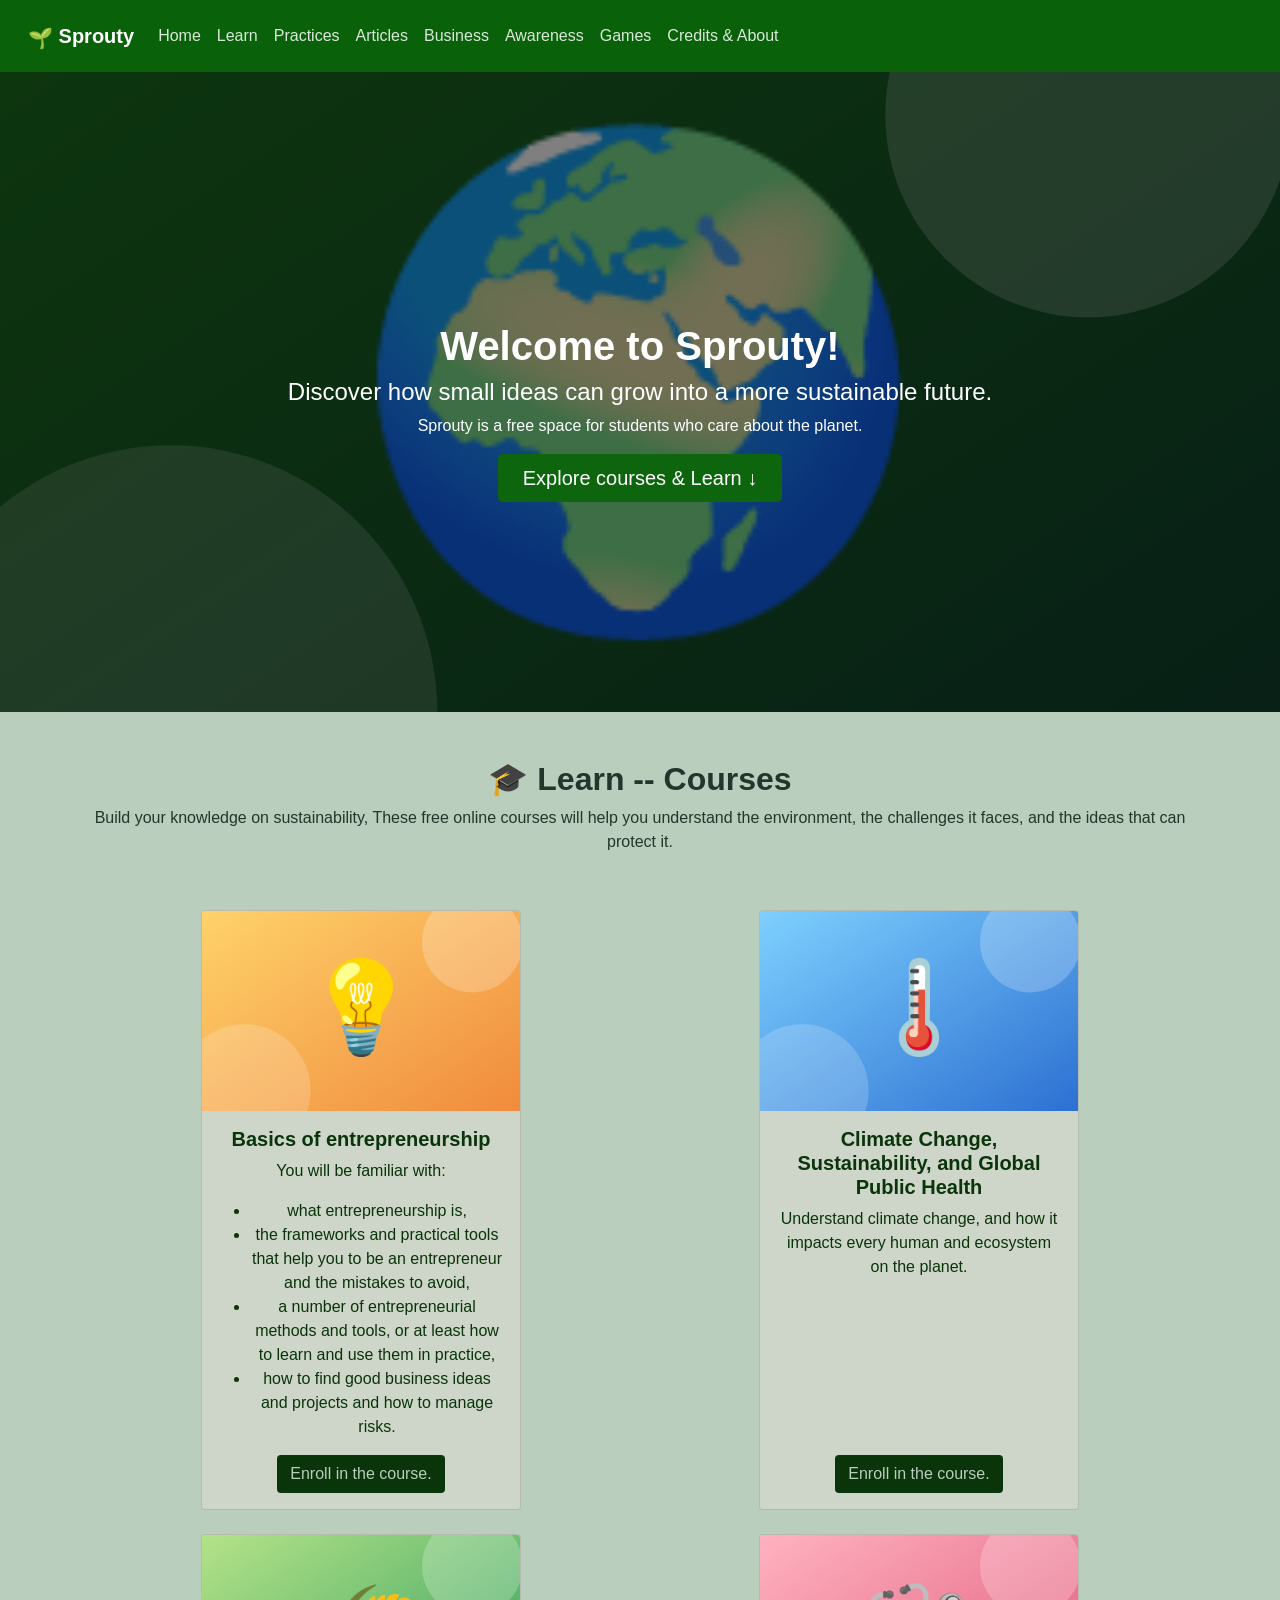
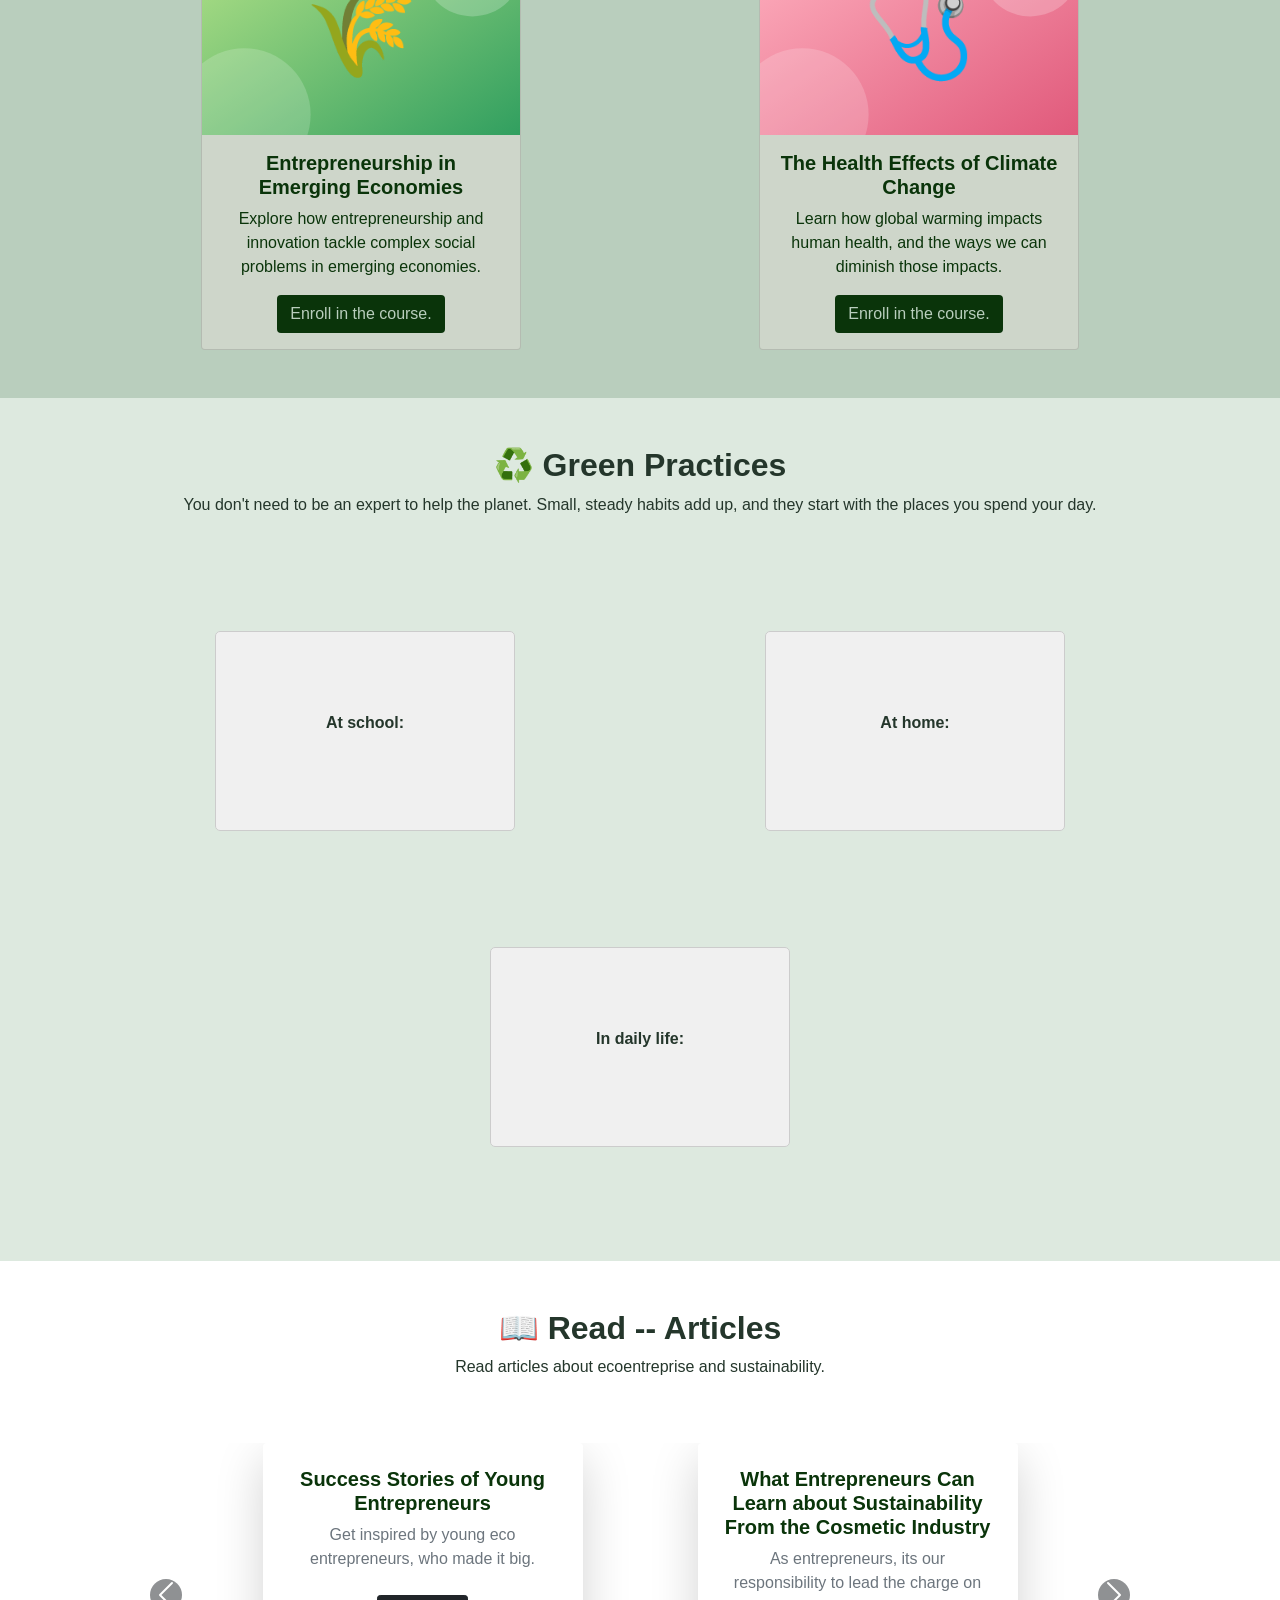
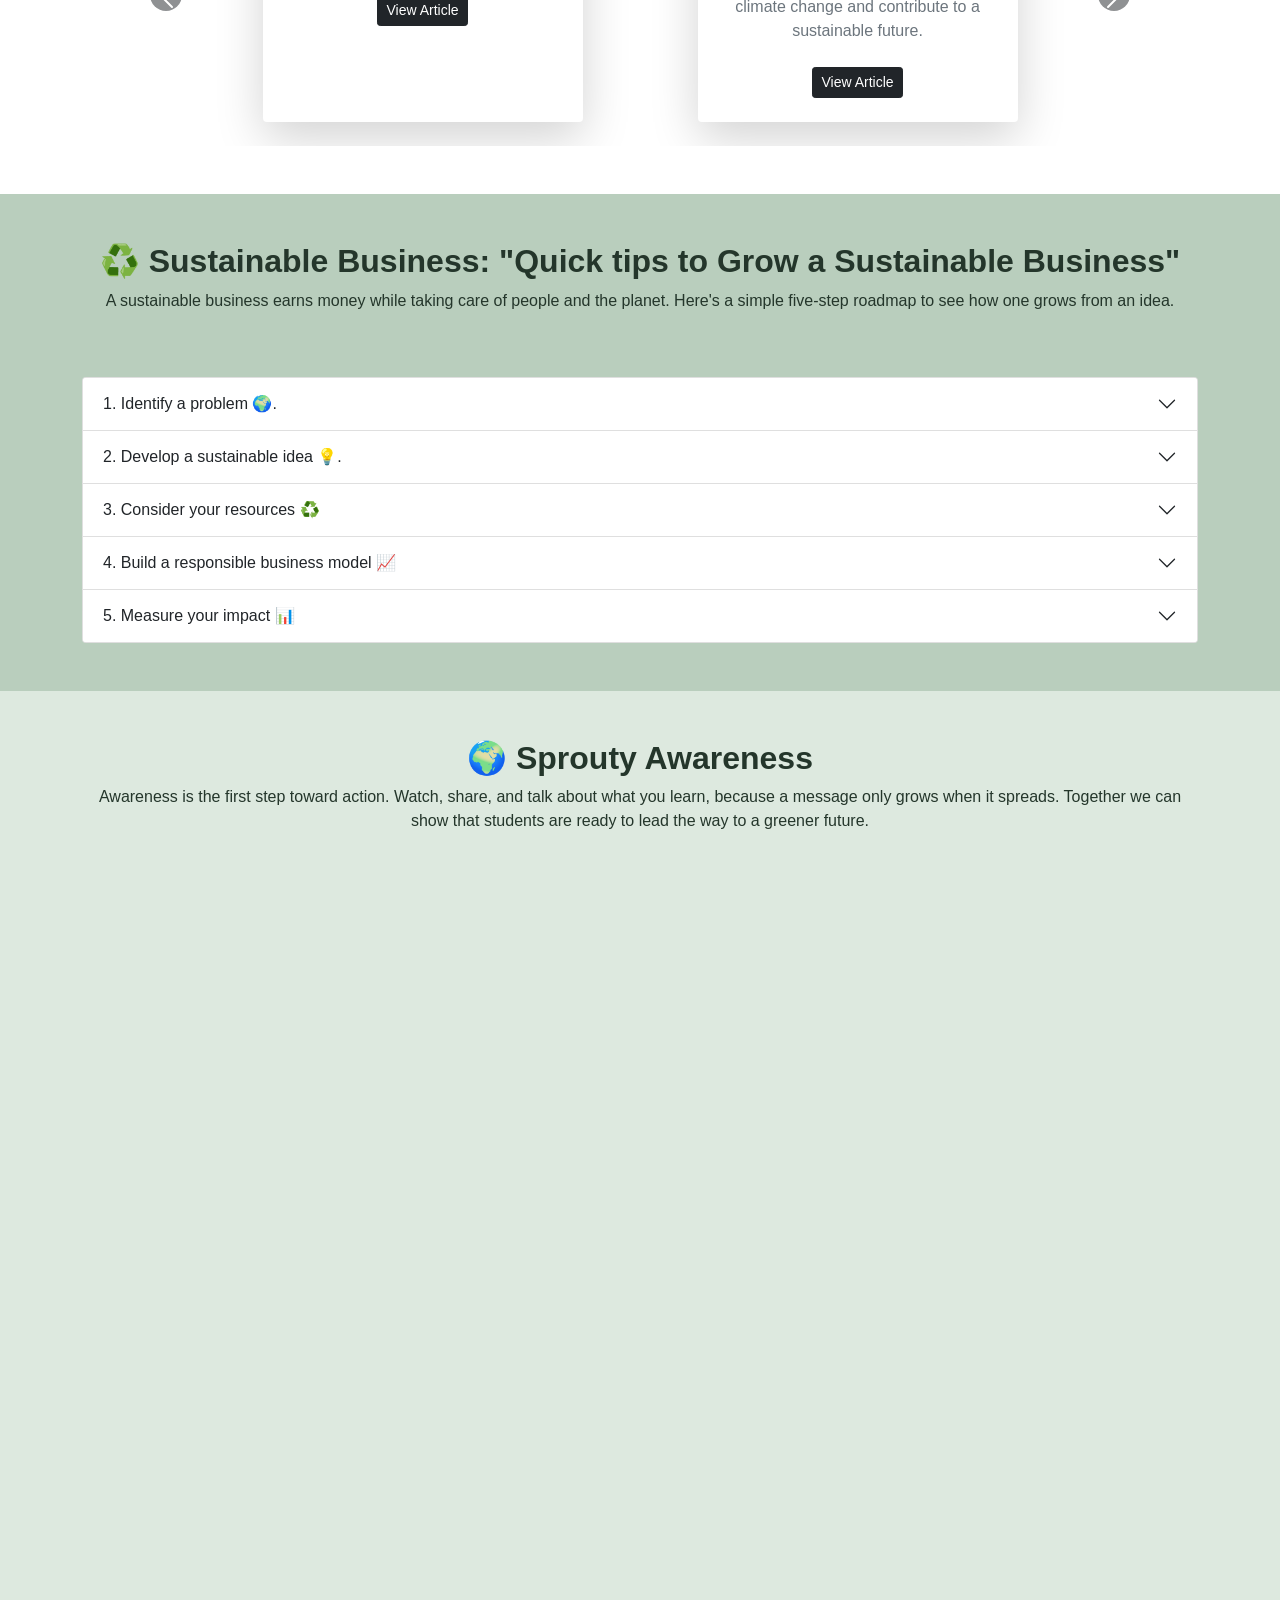
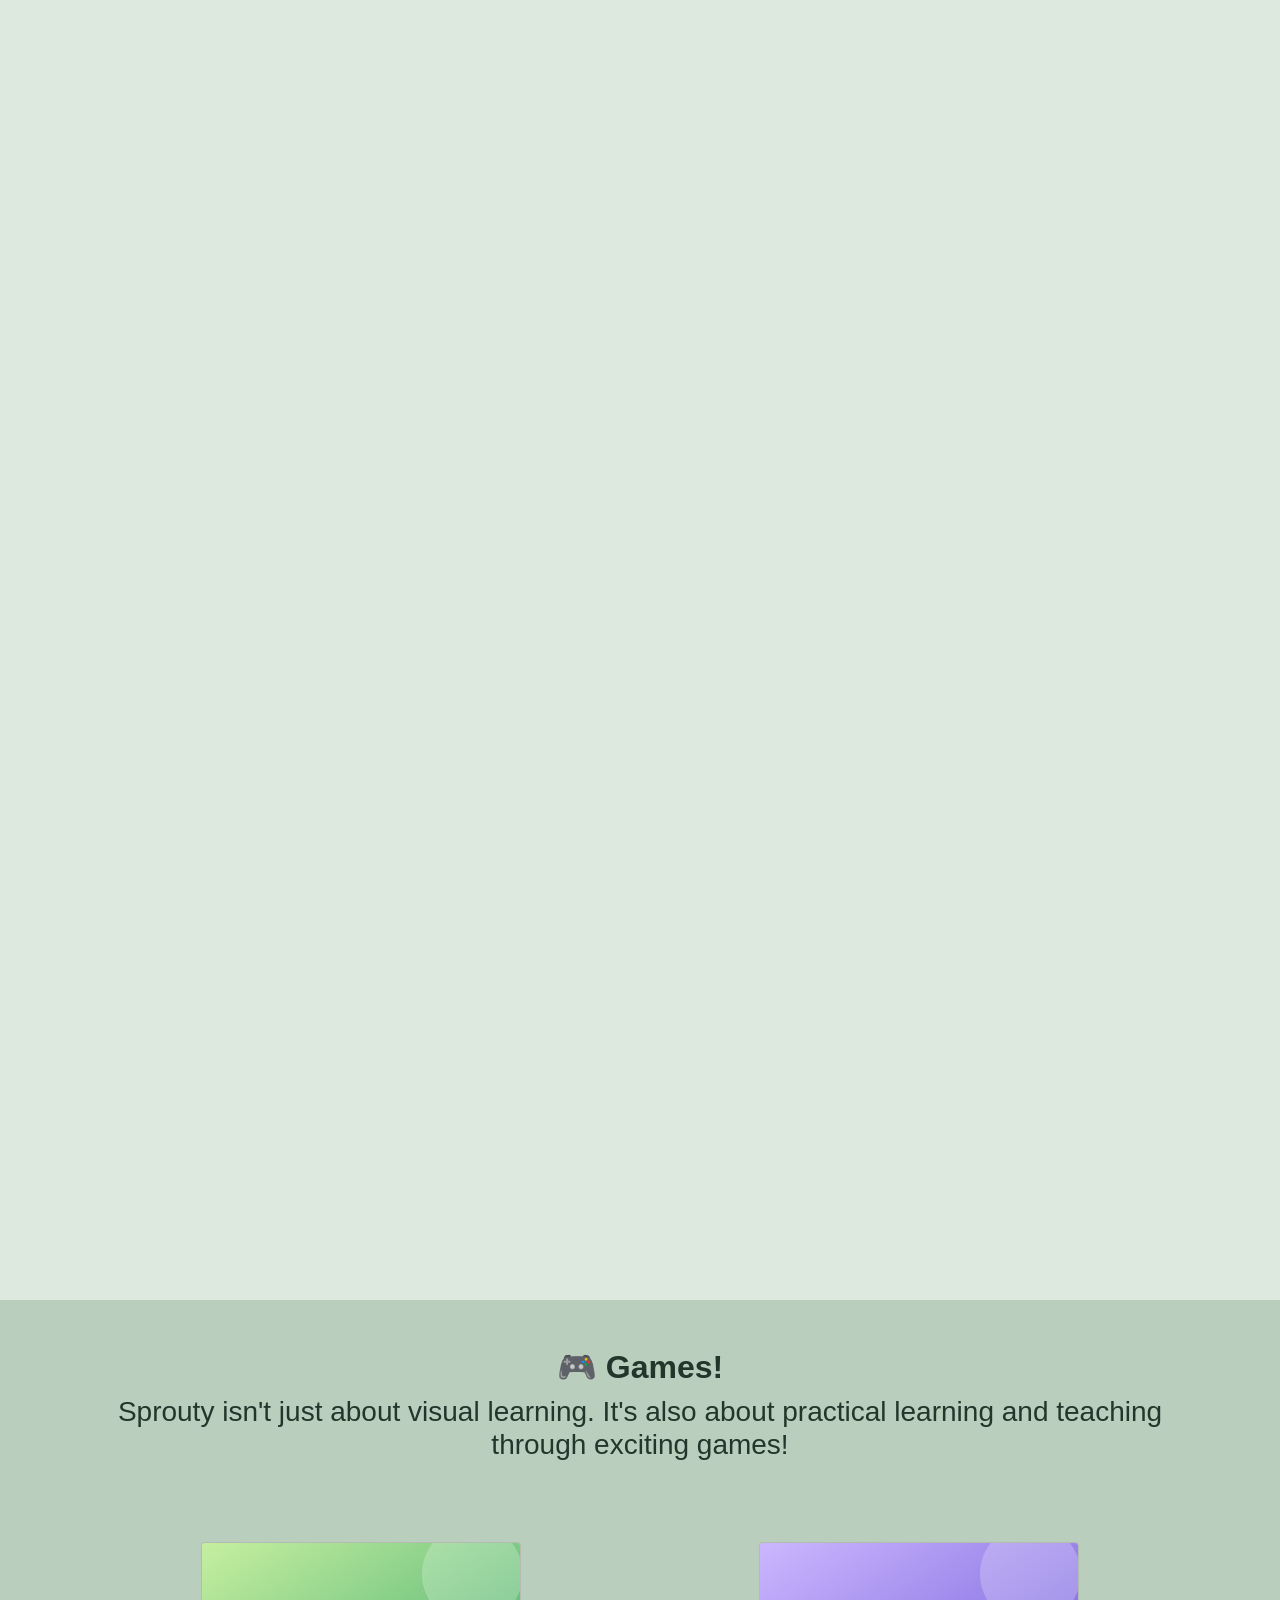
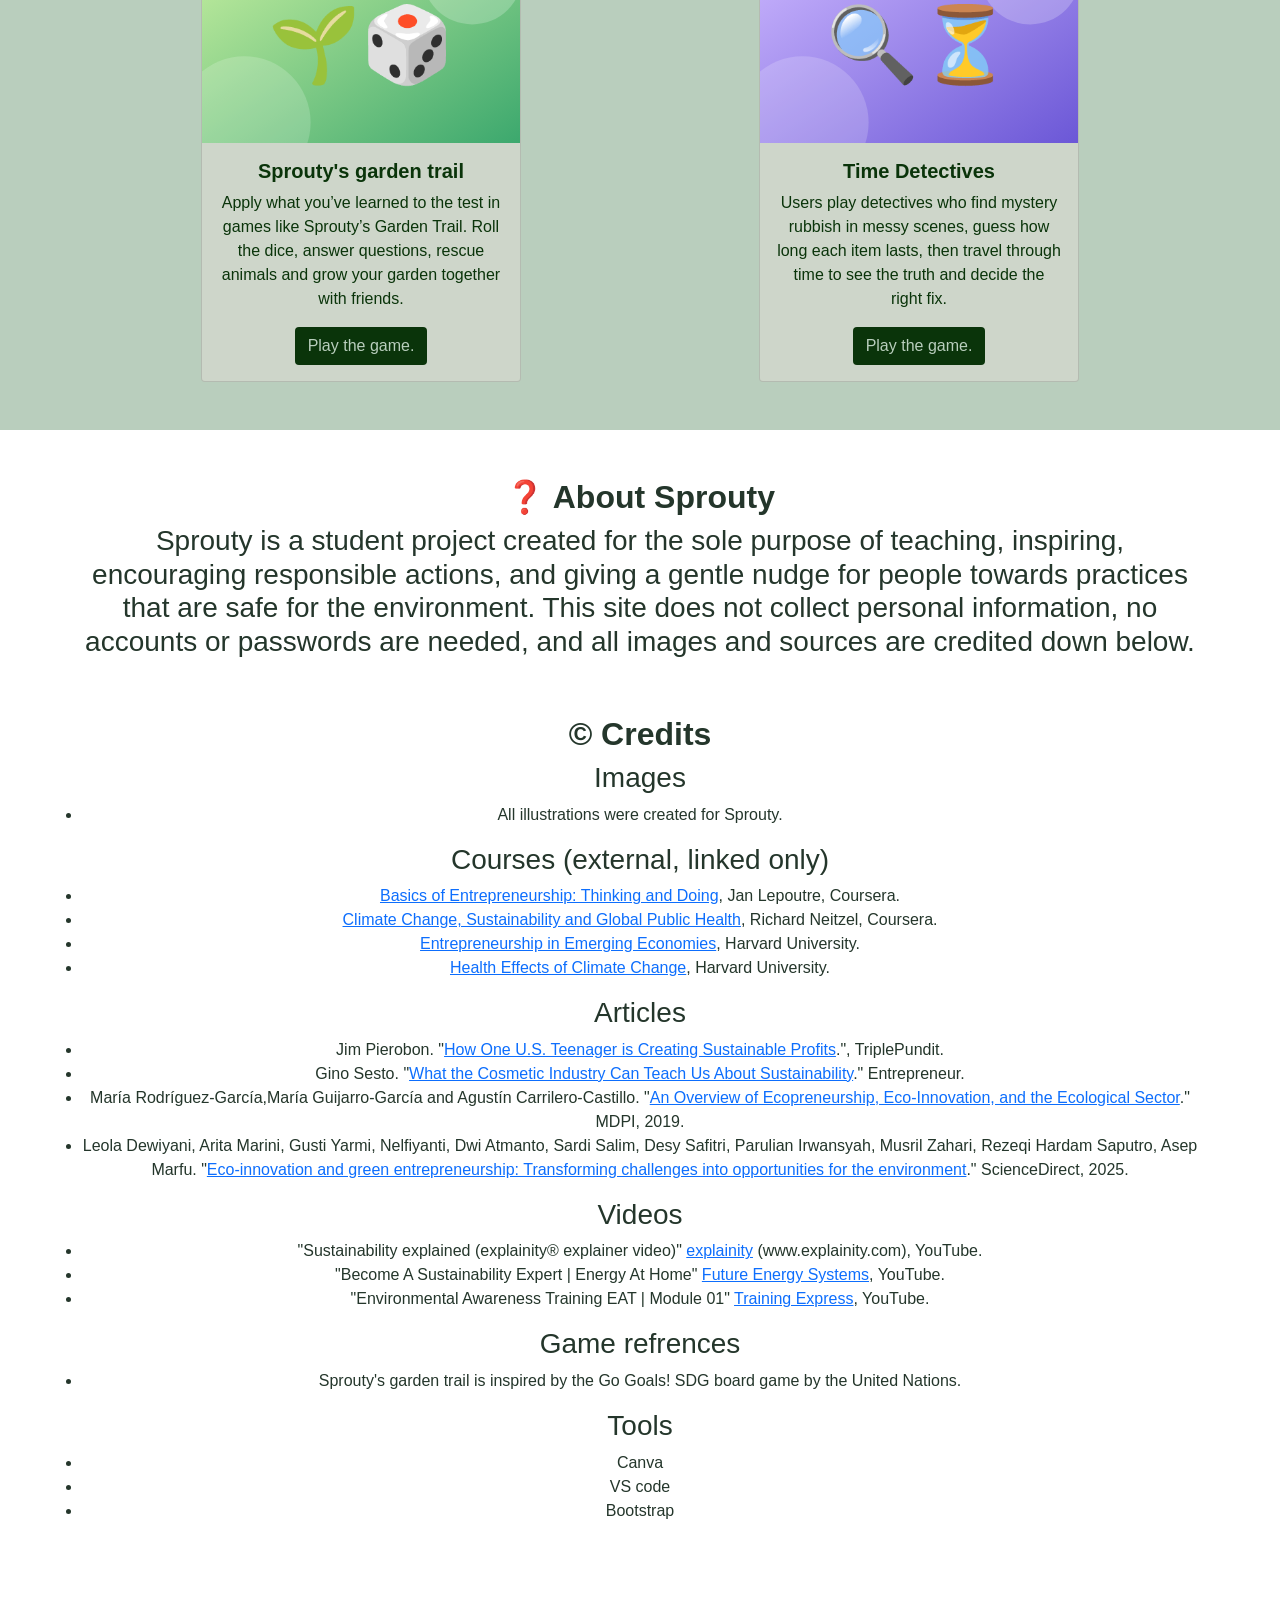
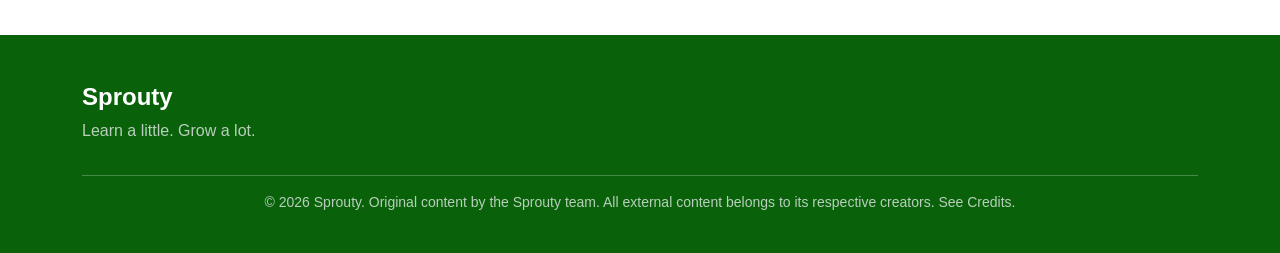
<file: index.html>
<!DOCTYPE html>
<html lang="en">
<head>
    <meta charset="UTF-8">
    <meta name="viewport" content="width=device-width, initial-scale=1.0">
    <title>Sprouty</title>
    <link rel="stylesheet" href="libs/bootstrap/css/bootstrap.min.css">
    <link rel="Stylesheet" href="styles.css">
    <link rel="manifest" href="manifest.json">
    <meta name="description" content="Sprouty is a free student space to learn about sustainability, green habits, and sustainable business.">
    <meta name="theme-color" content="#1b6e1b">
    <link rel="apple-touch-icon" href="./icons/icon-192.png">
</head>
<body>
<nav class="navbar navbar-expand-lg navbar-dark p-3" id="navbar">
    <div class="container-fluid">
        <a class="navbar-brand fw-bold" href="index.html"><img class="img-responsive2" src="images/logo.svg" width="25px" alt="Sprouty logo"> Sprouty</a>
        <button class="navbar-toggler" type="button" data-bs-toggle="collapse" data-bs-target="#navbarNav" aria-controls="navbarNav" aria-expanded="false" aria-label="Toggle navigation">
        <span class="navbar-toggler-icon"></span>
        </button>
        <div class="collapse navbar-collapse" id="navbarNav">
        <ul class="navbar-nav">
            <li class="nav-item">
            <a class="nav-link" href="#hero">Home</a>
            </li>
            <li class="nav-item">
                <a class="nav-link" href="#learn">Learn</a>
            </li>
            <li class="nav-item">
                <a class="nav-link" href="#practices">Practices</a>
            </li>
            <li class="nav-item">
            <a class="nav-link" href="#articles">Articles</a>
            </li>
            <li class="nav-item">
            <a class="nav-link" href="#business">Business</a>
            </li>
            <li class="nav-item">
                <a class="nav-link" href="#awareness">Awareness</a>
            </li>
            <li class="nav-item">
                <a class="nav-link" href="#games">Games</a>
            </li>
            <li class="nav-item">
                <a class="nav-link" href="#credits">Credits & About</a>
            </li>
        </ul>
        </div>
    </div>
    </nav>


    <header class="d-flex align-items-center" height="400px" id="hero">
        <div class="container text-center">
            <div class="row align-items-center">
                <div class="col-12 mt-5">
                    <h1 class="fw-bold" id="hehe">Welcome to Sprouty!</h1>
                    <h4>Discover how small ideas can grow into a more sustainable future.</h4>
                    <p>Sprouty is a free space for students who care about the planet.</p>
                    <a href="#learn" class="btn btn-lg px-4 mb-2" id="btn1">Explore courses & Learn ↓</a>
                </div>
            </div>
        </div>
    </header>

    <main>
        <section class="py-5" id="learn">
            <div class="container text-center">
                <div class="row align-items-center mb-3">
                    <h2 class="fw-bold">🎓 Learn -- Courses</h2>
                    <p>Build your knowledge on sustainability, These free online courses will help you understand the environment, the challenges it faces, and the ideas that can protect it.</p>
                </div>
                <div class="row row-cols-1 row-cols-md-2 g-4 m-0">

                    <div class="col">
                        <div class="card h-100">
                            <img src="images/course-business.svg" loading="lazy" class="card-img-top" alt="Entrepreneurship illustration">
                            <div class="card-body d-flex flex-column">
                                <h5 class="card-title fw-bold">Basics of entrepreneurship</h5>
                                <p class="card-text">You will be familiar with:</p>
                                <ul>
                                    <li>what entrepreneurship is,</li>
                                    <li>the frameworks and practical tools that help you to be an entrepreneur and the mistakes to avoid,</li>
                                    <li>a number of entrepreneurial methods and tools, or at least how to learn and use them in practice,</li>
                                    <li>how to find good business ideas and projects and how to manage risks.</li>
                                </ul>
                                <a href="https://www.coursera.org/learn/basics-of-entrepreneurship-thinking-and-doing" class="card-btn btn mt-auto align-self-center" target="_blank" rel="noopener">Enroll in the course.</a>
                            </div>
                        </div>
                    </div>
                
                    <div class="col">
                        <div class="card h-100">
                            <img src="images/course-climate.svg" loading="lazy" class="card-img-top" alt="Climate illustration">
                            <div class="card-body d-flex flex-column">
                                <h5 class="card-title fw-bold">Climate Change, Sustainability, and Global Public Health</h5>
                                <p class="card-text">Understand climate change, and how it impacts every human and ecosystem on the planet.</p>
                                <a href="https://www.coursera.org/learn/climate-change-sustainability-and-global-public-health" class="card-btn btn mt-auto align-self-center" target="_blank" rel="noopener">Enroll in the course.</a>
                            </div>
                        </div>
                    </div>
                
                    <div class="col">
                        <div class="card h-100">
                            <img src="images/course-emerging.svg" loading="lazy" class="card-img-top" alt="Emerging economies illustration">
                            <div class="card-body d-flex flex-column">
                                <h5 class="card-title fw-bold">Entrepreneurship in Emerging Economies</h5>
                                <p class="card-text">Explore how entrepreneurship and innovation tackle complex social problems in emerging economies.</p>
                                <a href="https://pll.harvard.edu/course/entrepreneurship-in-emerging-economies" class="card-btn btn mt-auto align-self-center" target="_blank" rel="noopener">Enroll in the course.</a>
                            </div>
                        </div>
                    </div>
                
                    <div class="col">
                        <div class="card h-100">
                            <img src="images/course-health.svg" loading="lazy" class="card-img-top" alt="Health and climate illustration">
                            <div class="card-body d-flex flex-column">
                                <h5 class="card-title fw-bold">The Health Effects of Climate Change</h5>
                                <p class="card-text">Learn how global warming impacts human health, and the ways we can diminish those impacts.</p>
                                <a href="https://pll.harvard.edu/course/health-effects-climate-change" class="card-btn btn mt-auto align-self-center" target="_blank" rel="noopener">Enroll in the course.</a>
                            </div>
                        </div>
                    </div>
                </div>
            </div>
        </section>
        <section class="py-5" id="practices">
            <div class="container text-center">
                <div class="row mb-5">
                    <h2 class="fw-bold">♻️ Green Practices</h2>
                    <p>You don't need to be an expert to help the planet. Small, steady habits add up, and they start with the places you spend your day.</p>
                </div>
                <div class="row m-2 d-flex justify-content-center">
                    <div class="col-12 col-md-6">
                        <div class="flashcard" role="button">
                            <div class="front fw-bold">
                                <p>At school:</p>
                            </div>
                            <div class="back pt-4 pb-4 ps-4 pe-4">
                                <p>Print only when you need to, switch off lights and fans when a room is empty, and reuse notebooks, folders, and paper.</p>
                            </div>
                        </div>
                    </div>
                    <div class="col-12 col-md-6">
                        <div class="flashcard" role="button">
                            <div class="front fw-bold">
                                <p>At home:</p>
                            </div>
                            <div class="back pt-4 pb-4 ps-4 pe-4">
                                <p>Buy only what you need, avoid wasting food, and use water and electricity wisely.</p>
                            </div>
                        </div>
                    </div>
                </div>
                <div class="row m-3 d-flex justify-content-center">
                    <div class="col-12 col-md-6">
                        <div class="flashcard" role="button">
                            <div class="front fw-bold">
                                <p>In daily life:</p>
                            </div>
                            <div class="back pt-4 pb-4 ps-4 pe-4">
                                <p>Choose reusable bottles and bags, think before you buy, and recycle where it's possible.</p>
                            </div>
                        </div>
                    </div>
                </div>
            </div>
        </section>
        <section class="py-5" id="articles">
            <div class="container text-center">
                <div class="row align-items-center mb-5">
                    <h2 class="fw-bold">📖 Read -- Articles</h2>
                    <p>Read articles about ecoentreprise and sustainability.</p>
                </div>
                <div id="courseCarousel" class="carousel slide" data-bs-ride="carousel">
                    <div class="carousel-inner">
                        <div class="carousel-item active">
                            <div class="row justify-content-center px-5">
                                <div class="col-12 col-md-6 col-lg-5 mb-4">
                                    <div class="card h-100 shadow-lg border-0 cards-holderr">
                                        <div class="card-body p-4">
                                            <h5 class="card-title fw-bold">Success Stories of Young Entrepreneurs</h5>
                                            <p class="card-text text-muted">Get inspired by young eco entrepreneurs, who made it big.</p>
                                            <a href="https://triplepundit.com/2015/how-one-us-teenager-creating-sustainable-profits/" class="btn btn-sm btn-dark mt-2" target="_blank" rel="noopener">View Article</a>
                                        </div>
                                    </div>
                                </div>
                                <div class="col-12 col-md-6 col-lg-5 mb-4">
                                    <div class="card h-100 shadow-lg border-0 cards-holderr">
                                        <div class="card-body p-4">
                                            <h5 class="card-title fw-bold">What Entrepreneurs Can Learn about Sustainability From the Cosmetic Industry</h5>
                                            <p class="card-text text-muted">As entrepreneurs, its our responsibility to lead the charge on climate change and contribute to a sustainable future.</p>
                                            <a href="https://www.entrepreneur.com/growing-a-business/what-the-cosmetic-industry-can-teach-us-about-sustainability/454053" class="btn btn-sm btn-dark mt-2" target="_blank" rel="noopener">View Article</a>
                                        </div>
                                    </div>
                                </div>
                            </div>
                        </div>
                        <div class="carousel-item">
                            <div class="row justify-content-center px-5">
                                <div class="col-12 col-md-6 col-lg-5 mb-4">
                                    <div class="card h-100 shadow-lg border-0 cards-holderr">
                                        <div class="card-body p-4">
                                            <h5 class="card-title fw-bold">An Overview of Ecopreneurship, Eco-Innovation, and the Ecological Sector</h5>
                                            <p class="card-text text-muted">An Overview of Ecopreneurship, Eco-Innovation, and the Ecological Sector.</p>
                                            <a href="https://www.mdpi.com/2071-1050/11/10/2909" class="btn btn-sm btn-dark mt-2" target="_blank" rel="noopener">View Article</a>
                                        </div>
                                    </div>
                                </div>
                                <div class="col-12 col-md-6 col-lg-5 mb-4">
                                    <div class="card h-100 shadow-lg border-0 cards-holderr">
                                        <div class="card-body p-4">
                                            <h5 class="card-title fw-bold">Eco-innovation and green entrepreneurship</h5>
                                            <p class="card-text text-muted">Transforming challenges into opportunities for the environment.</p>
                                            <a href="https://www.sciencedirect.com/science/article/pii/S2666789425000911" class="btn btn-sm btn-dark mt-2" target="_blank" rel="noopener">View Article</a>
                                        </div>
                                    </div>
                                </div>
                            </div>
                        </div>
                    </div>
                    <button class="carousel-control-prev" type="button" data-bs-target="#courseCarousel" data-bs-slide="prev">
                        <span class="carousel-control-prev-icon bg-dark rounded-circle p-3" aria-hidden="true"></span>
                        <span class="visually-hidden">Previous</span>
                      </button>
                      <button class="carousel-control-next" type="button" data-bs-target="#courseCarousel" data-bs-slide="next">
                        <span class="carousel-control-next-icon bg-dark rounded-circle p-3" aria-hidden="true"></span>
                        <span class="visually-hidden">Next</span>
                      </button>
                    </div>
                </div>
            </div>
        </section>
    </main>
    <section class="py-5" id="business">
        <div class="container text-center">
            <div class="row mb-5">
                <h2 class="fw-bold">♻️ Sustainable Business: "Quick tips to Grow a Sustainable Business"</h2>
                <p>A sustainable business earns money while taking care of people and the planet. Here's a simple five-step roadmap to see how one grows from an idea.</p>
            </div>
            <div class="accordion" id="accordionExample">
                <div class="accordion-item">
                  <h2 class="accordion-header" id="headingOne">
                    <button class="accordion-button collapsed" type="button" data-bs-toggle="collapse" data-bs-target="#collapseOne" aria-expanded="false" aria-controls="collapseOne">
                        1. Identify a problem 🌍.
                    </button>
                  </h2>
                  <div id="collapseOne" class="accordion-collapse collapse" aria-labelledby="headingOne" data-bs-parent="#accordionExample">
                    <div class="accordion-body">
                        <p>Every sustainable business starts with a problem worth solving. Look at your school, your home, and your neighborhood and notice what is being wasted, polluted, or used up too quickly. Common problems include plastic waste, food waste, wasted electricity and water, and unrecyclable packaging.</p>
                        <p><strong>Ask yourself:</strong> What bothers me about the way things are done around me, and who is affected by it?</p>
                        <p><strong>Example:</strong> A school throws away hundreds of half-used notebooks at the end of each year.</p>
                    </div>
                  </div>
                </div>
                <div class="accordion-item">
                  <h2 class="accordion-header" id="headingTwo">
                    <button class="accordion-button collapsed" type="button" data-bs-toggle="collapse" data-bs-target="#collapseTwo" aria-expanded="false" aria-controls="collapseTwo">
                        2. Develop a sustainable idea 💡.
                    </button>
                  </h2>
                  <div id="collapseTwo" class="accordion-collapse collapse" aria-labelledby="headingTwo" data-bs-parent="#accordionExample">
                    <div class="accordion-body">
                        <p>Once you know the problem, imagine a product or service that helps solve it. A good sustainable idea does three things: it meets a real need, it reduces harm to the environment, and people are willing to pay for it or support it. Talk to the people you want to help, because their opinions can improve your idea before you spend any money.</p>
                        <p><strong>Ask yourself:</strong> Would people actually use this, and is it better for the planet than what exists now?</p>
                        <p><strong>Example:</strong> Collect the unused pages from old notebooks and bind them into new ones sold at the school shop.</p>
                    </div>
                  </div>
                </div>
                <div class="accordion-item">
                  <h2 class="accordion-header" id="headingThree">
                    <button class="accordion-button collapsed" type="button" data-bs-toggle="collapse" data-bs-target="#collapseThree" aria-expanded="false" aria-controls="collapseThree">
                        3. Consider your resources ♻️
                    </button>
                  </h2>
                  <div id="collapseThree" class="accordion-collapse collapse" aria-labelledby="headingThree" data-bs-parent="#accordionExample">
                    <div class="accordion-body">
                        <p>Every business uses resources, so plan for them from the start. Think about the materials you need, the energy used to make your product, the packaging it comes in, and how it gets to customers. Look for options that are reused, recycled, local, or renewable, and think about what happens to your product when people are finished with it.</p>
                        <p><strong>Ask yourself:</strong> Can I use less, reuse more, or choose a cleaner option at each stage?</p>
                        <p><strong>Example:</strong> Use recycled paper, skip plastic wrapping, and deliver within the school so no transport is needed.</p>
                    </div>
                  </div>
                </div>
                <div class="accordion-item">
                    <h2 class="accordion-header" id="headingFour">
                      <button class="accordion-button collapsed" type="button" data-bs-toggle="collapse" data-bs-target="#collapseFour" aria-expanded="false" aria-controls="collapseFour">
                        4. Build a responsible business model 📈
                      </button>
                    </h2>
                    <div id="collapseFour" class="accordion-collapse collapse" aria-labelledby="headingFour" data-bs-parent="#accordionExample">
                      <div class="accordion-body">
                        <p>A great idea only lasts if it can pay for itself. A business model explains who your customers are, what they pay, what it costs you to run, and how you keep going over time. The challenge is staying profitable without giving up your environmental goals, and being honest with customers about what you do.</p>
                        <p><strong>Ask yourself:</strong> Who will pay for this, and will the money cover my costs so the project can continue?</p>
                        <p><strong>Example:</strong> Sell the notebooks slightly cheaper than new ones, and use part of the profit to buy more collection bins.</p>
                      </div>
                    </div>
                  </div>
                  <div class="accordion-item">
                    <h2 class="accordion-header" id="headingFive">
                      <button class="accordion-button collapsed" type="button" data-bs-toggle="collapse" data-bs-target="#collapseFive" aria-expanded="false" aria-controls="collapseFive">
                        5. Measure your impact 📊
                      </button>
                    </h2>
                    <div id="collapseFive" class="accordion-collapse collapse" aria-labelledby="headingFive" data-bs-parent="#accordionExample">
                      <div class="accordion-body">
                        <p>Good intentions are not enough, so measure what you actually achieve. Choose a simple number to track, such as kilograms of waste avoided, liters of water saved, or the number of people reached. Share the results honestly, including what didn't work, then use them to improve and grow.</p>
                        <p><strong>Ask yourself:</strong> How will I know whether this really made a difference?</p>
                        <p><strong>Example:</strong> Count the notebooks reused each term and report how much paper was saved.</p>
                      </div>
                    </div>
                  </div>
              </div>
        </div>
    </section>
    <section class="py-5" id="awareness">
        <div class="container text-center">
            <div class="row mb-5">
                <h2 class="fw-bold">🌍 Sprouty Awareness</h2>
                <p>Awareness is the first step toward action. Watch, share, and talk about what you learn, because a message only grows when it spreads. Together we can show that students are ready to lead the way to a greener future.</p>
            </div>
            <div class="ratio ratio-16x9 mb-4">
                <iframe src="https://www.youtube-nocookie.com/embed/_5r4loXPyx8" title="The meaning of sustainability" allowfullscreen></iframe>
            </div>
            <div class="ratio ratio-16x9 mb-4">
                <iframe src="https://www.youtube-nocookie.com/embed/lbohzfXKzmU" title="Being an expert at sustainability" allowfullscreen></iframe>
            </div>
            <div class="ratio ratio-16x9 mb-4">
                <iframe src="https://www.youtube-nocookie.com/embed/Q1fZAWi7Z_I" title="Environmental awareness training" allowfullscreen></iframe>
            </div>
        </div>
    </section>
    <section class="py-5" id="games">
        <div class="container text-center">
            <div class="row mb-5">
                <h2 class="fw-bold mb-2">🎮 Games!</h2>
                <h3>Sprouty isn't just about visual learning. It's also about practical learning and teaching through exciting games!</h3>
            </div>
            <div class="row row-cols-1 row-cols-md-2 g-4 m-0">
                <div class="col">
                    <div class="card h-150">
                        <img src="images/game-garden.svg" loading="lazy" class="card-img-top" alt="Sprouty's Garden Trail board game">
                        <div class="card-body d-flex flex-column">
                            <h5 class="card-title fw-bold">Sprouty's garden trail</h5>
                            <p class="card-text">Apply what you’ve learned to the test in games like Sprouty’s Garden Trail. Roll the dice, answer questions, rescue animals and grow your garden together with friends.</p>
                            <a href="games/garden-trail/index.html" class="card-btn btn mt-auto align-self-center" target="_blank" rel="noopener">Play the game.</a>
                        </div>
                    </div>
                </div>
            
                <div class="col">
                    <div class="card h-100">
                        <img src="images/game-detectives.svg" loading="lazy" class="card-img-top" alt="Time Detectives game">
                        <div class="card-body d-flex flex-column">
                            <h5 class="card-title fw-bold">Time Detectives</h5>
                            <p class="card-text">Users play detectives who find mystery rubbish in messy scenes, guess how long each item lasts, then travel through time to see the truth and decide the right fix.</p>
                            <a href="games/time-detectives/index.html" class="card-btn btn mt-auto align-self-center" target="_blank" rel="noopener">Play the game.</a>
                        </div>
                    </div>
                </div>
            </div>
        </div>

    </section>
    <section class="py-5" id="credits">
        <div class="container text-center">
            <div class="row mb-5">
                <h2 class="fw-bold mb-2">❓ About Sprouty</h2>
                <h3>Sprouty is a student project created for the sole purpose of teaching, inspiring, encouraging responsible actions, and giving a gentle nudge for people towards practices that are safe for the environment. This site does not collect personal information, no accounts or passwords are needed, and all images and sources are credited down below.</h3>
            </div>
            <div class="row mt-5 mb-5">
                <h2 class="fw-bold mb-2">©️ Credits</h2>
                <h3>Images</h3>
                <ul>
                <li>All illustrations were created for Sprouty.</li>
                </ul>

                <h3>Courses (external, linked only)</h3>
                <ul>
                <li><a href="https://www.coursera.org/learn/basics-of-entrepreneurship-thinking-and-doing" target="_blank" rel="noopener">Basics of Entrepreneurship: Thinking and Doing</a>, Jan Lepoutre, Coursera.</li>
                <li><a href="https://www.coursera.org/learn/climate-change-sustainability-and-global-public-health" target="_blank" rel="noopener">Climate Change, Sustainability and Global Public Health</a>, Richard Neitzel, Coursera.</li>
                <li><a href="https://pll.harvard.edu/course/entrepreneurship-in-emerging-economies" target="_blank" rel="noopener">Entrepreneurship in Emerging Economies</a>, Harvard University.</li>
                <li><a href="https://pll.harvard.edu/course/health-effects-climate-change" target="_blank" rel="noopener">Health Effects of Climate Change</a>, Harvard University.</li>
                </ul>

                <h3>Articles</h3>
                <ul>
                <li>Jim Pierobon. "<a href="https://triplepundit.com/2015/how-one-us-teenager-creating-sustainable-profits/" target="_blank" rel="noopener">How One U.S. Teenager is Creating Sustainable Profits</a>.", TriplePundit.</li>
                <li>Gino Sesto. "<a href="https://www.entrepreneur.com/growing-a-business/what-the-cosmetic-industry-can-teach-us-about-sustainability/454053" target="_blank" rel="noopener">What the Cosmetic Industry Can Teach Us About Sustainability</a>." Entrepreneur.</li>
                <li>María Rodríguez-García,María Guijarro-García and Agustín Carrilero-Castillo. "<a href="https://www.mdpi.com/2071-1050/11/10/2909" target="_blank" rel="noopener">An Overview of Ecopreneurship, Eco-Innovation, and the Ecological Sector</a>." MDPI, 2019.</li>
                <li>Leola Dewiyani, Arita Marini, Gusti Yarmi, Nelfiyanti, Dwi Atmanto, Sardi Salim, Desy Safitri, Parulian Irwansyah, Musril Zahari, Rezeqi Hardam Saputro, Asep Marfu. "<a href="https://www.sciencedirect.com/science/article/pii/S2666789425000911" target="_blank" rel="noopener">Eco-innovation and green entrepreneurship: Transforming challenges into opportunities for the environment</a>." ScienceDirect, 2025.</li>
                </ul>

                <h3>Videos</h3>
                <ul>
                <li>"Sustainability explained (explainity® explainer video)" <a href="https://www.youtube.com/watch?v=_5r4loXPyx8" target="_blank" rel="noopener">explainity</a> (www.explainity.com), YouTube.</li>
                <li>"Become A Sustainability Expert | Energy At Home" <a href="https://www.youtube.com/watch?v=lbohzfXKzmU" target="_blank" rel="noopener">Future Energy Systems</a>, YouTube.</li>
                <li>"Environmental Awareness Training EAT | Module 01" <a href="https://www.youtube.com/watch?v=Q1fZAWi7Z_I" target="_blank" rel="noopener">Training Express</a>, YouTube.</li>
                </ul>

                <h3>Game refrences</h3>
                <ul>
                    <li>Sprouty's garden trail is inspired by the Go Goals! SDG board game by the United Nations.</li>
                </ul>
                
                <h3>Tools</h3>
                <ul>
                    <Li>Canva</Li>
                    <li>VS code</li>
                    <li>Bootstrap</li>
                </ul>
            </div>
        </div>
    </section>
    <footer class=" text-white pt-5 pb-4">
        <div class="container">
            <div class="row text-align-center">
                <div class="col-12 justify-content-center align-items-center">
                    <h4 class="fw-bold">Sprouty</h4>
                    <p id="slog">Learn a little. Grow a lot.</p>
                </div>
            </div>
            <hr class="border-secondary">
            <div class="row text-center small mt-3">
                <p id="copy">&copy; 2026 Sprouty. Original content by the Sprouty team. All external content belongs to its respective creators. See Credits.</p>
            </div>
        </div>
    </footer>
    <script src="libs/bootstrap/js/bootstrap.bundle.min.js"></script>
    <script>
    if ("serviceWorker" in navigator) {
        window.addEventListener("load", () => {
        navigator.serviceWorker
            .register("./sw.js")
            .then(() => console.log("Service worker registered"))
            .catch((err) => console.error("SW registration failed:", err));
        });
    }
    </script>
<script>
/* Offline friendliness: external links and YouTube videos need the internet */
(function(){
  document.addEventListener("click",function(e){
    var a=e.target.closest("a[href^='http']");
    if(a&&!navigator.onLine){e.preventDefault();alert("This link needs the internet. Try it again when you are back online!");}
  });
  function offlineVideos(){
    if(navigator.onLine)return;
    document.querySelectorAll("iframe[src*='youtube']").forEach(function(f){
      var d=document.createElement("div");
      d.className="p-4 text-center border rounded";
      d.textContent="Connect to the internet to watch this video.";
      f.replaceWith(d);
    });
  }
  offlineVideos();
})();
</script>
</body>
</html>
</file>
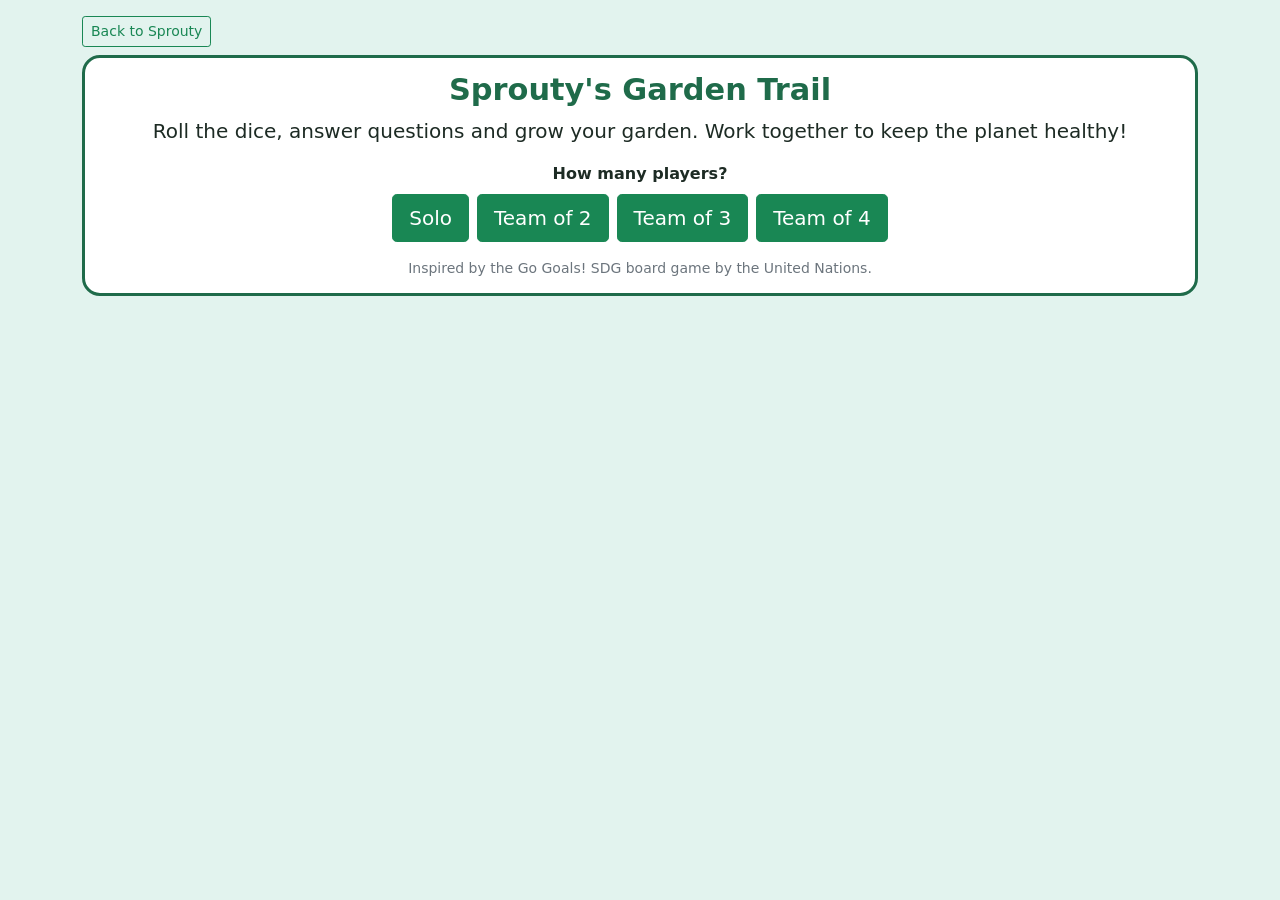
<file: games/garden-trail/index.html>
<!DOCTYPE html>
<html lang="en">
<head>
<meta charset="utf-8">
<meta name="viewport" content="width=device-width, initial-scale=1">
<title>Sprouty's Garden Trail</title>
<link rel="stylesheet" href="../../libs/bootstrap/css/bootstrap.min.css">
<link rel="stylesheet" href="game.css">
</head>
<body>
<main class="container py-3">
  <a href="../../index.html" class="btn btn-sm btn-outline-success mb-2">Back to Sprouty</a>

  <section id="menu" class="panel text-center">
    <h1>Sprouty's Garden Trail</h1>
    <p class="lead">Roll the dice, answer questions and grow your garden. Work together to keep the planet healthy!</p>
    <p class="fw-bold mb-2">How many players?</p>
    <div id="count" class="d-flex gap-2 justify-content-center flex-wrap"></div>
    <p id="stats" class="mt-3 mb-1 fw-bold"></p>
    <p class="small text-muted mb-0">Inspired by the Go Goals! SDG board game by the United Nations.</p>
  </section>

  <section id="game" hidden>
    <button id="toMenu" class="btn btn-sm btn-outline-success mb-2">Back to game menu</button>
    <div id="hud" class="panel mb-2"></div>
    <div id="board" aria-label="Game board"></div>
    <div class="panel mt-2 text-center">
      <p id="msg" class="fw-bold mb-2" aria-live="polite"></p>
      <div id="dice">&#9856;</div>
      <button id="roll" class="btn btn-lg btn-warning fw-bold">Roll two dice</button>
    </div>
  </section>

  <div id="modal" hidden>
    <div id="dlg" role="dialog" aria-modal="true">
      <div id="dlgBody"></div>
      <div id="dlgBtns" class="d-grid gap-2 mt-3"></div>
      <button id="say" class="btn btn-sm btn-outline-secondary mt-2" hidden>Read aloud</button>
    </div>
  </div>
</main>
<script src="../../libs/bootstrap/js/bootstrap.bundle.min.js"></script>
<script src="game.js"></script>
</body>
</html>
</file>
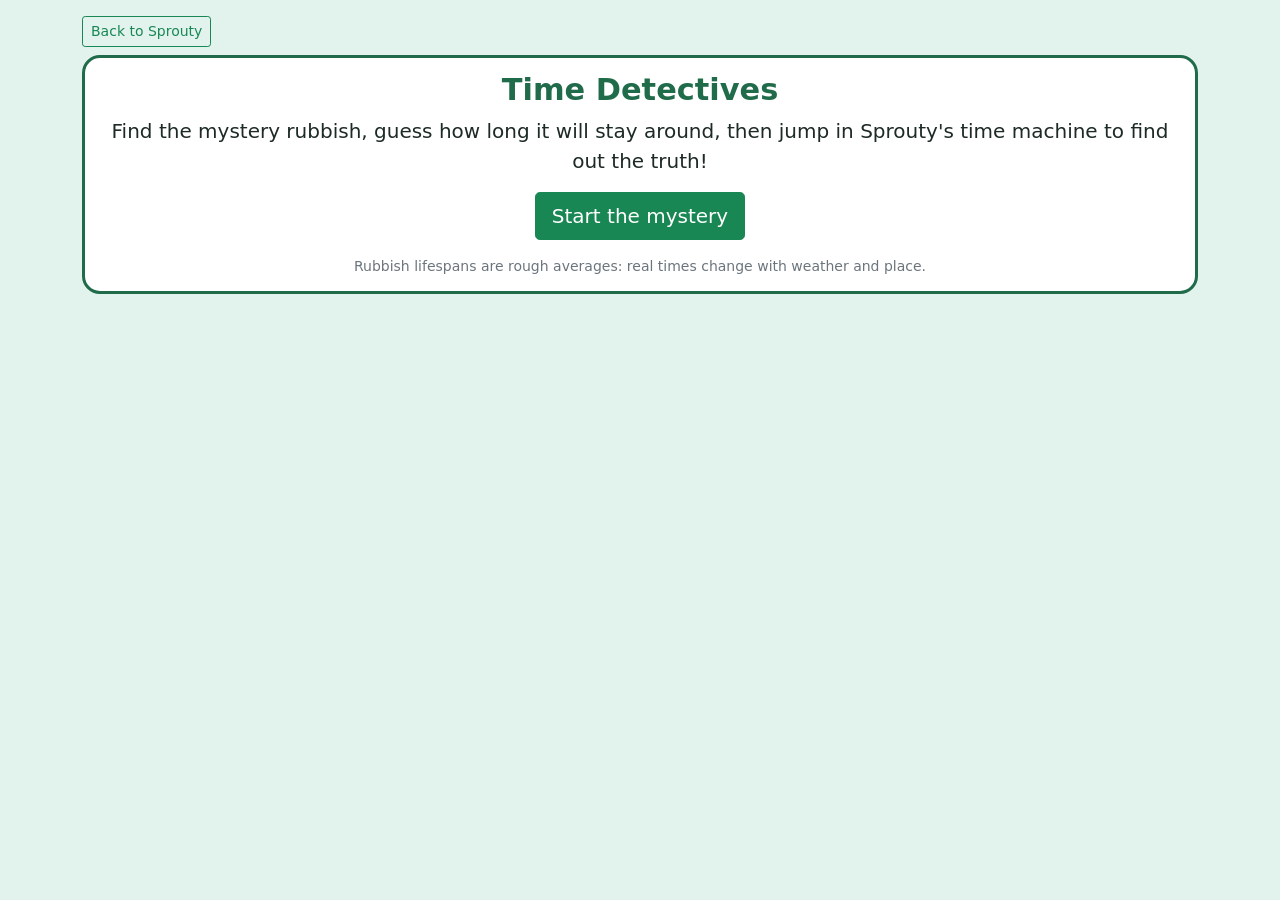
<file: games/time-detectives/index.html>
<!DOCTYPE html>
<html lang="en">
<head>
<meta charset="utf-8">
<meta name="viewport" content="width=device-width, initial-scale=1">
<title>Time Detectives</title>
<link rel="stylesheet" href="../../libs/bootstrap/css/bootstrap.min.css">
<link rel="stylesheet" href="game.css">
</head>
<body>
<main class="container py-3">
  <a href="../../index.html" class="btn btn-sm btn-outline-success mb-2">Back to Sprouty</a>

  <section id="menu" class="panel text-center">
    <h1>Time Detectives</h1>
    <p class="lead">Find the mystery rubbish, guess how long it will stay around, then jump in Sprouty's time machine to find out the truth!</p>
    <button id="start" class="btn btn-lg btn-success">Start the mystery</button>
    <p id="stats" class="mt-3 mb-1 fw-bold"></p>
    <p class="small text-muted mb-0">Rubbish lifespans are rough averages: real times change with weather and place.</p>
  </section>

  <section id="play" hidden>
    <button id="toMenu" class="btn btn-sm btn-outline-success mb-2">Back to game menu</button>
    <div id="hud" class="panel mb-2"></div>
    <div id="scene" aria-label="Scene with mystery items"></div>
  </section>

  <div id="modal" hidden>
    <div id="dlg" role="dialog" aria-modal="true">
      <div id="dlgBody"></div>
      <div id="dlgBtns" class="d-grid gap-2 mt-3"></div>
      <button id="say" class="btn btn-sm btn-outline-secondary mt-2" hidden>Read aloud</button>
    </div>
  </div>
</main>
<script src="../../libs/bootstrap/js/bootstrap.bundle.min.js"></script>
<script src="game.js"></script>
</body>
</html>
</file>
<file: styles.css>
body {
    color: #24362b;     
    font-family: 'Gill Sans', 'Gill Sans MT', Calibri, 'Trebuchet MS', sans-serif;
}

#navbar{
    background-color: rgb(9, 98, 9) !important;
    position: sticky;
    top: 0;
    z-index: 1030;
    width: 100%;
}
navbar a {
    float: left;
    display: block;
    color: #f2f2f2;
    text-align: center;
    padding: 14px 16px;
    text-decoration: none;
}
.navbar-dark .navbar-nav .nav-link {
    color: rgba(255, 255, 255, 0.85);
}
  .navbar-dark .navbar-nav .nav-link:hover,
  .navbar-dark .navbar-nav .nav-link.active {
    color: #fff;
}

header{
    height: 640px;
}
#hero{
    background-image: linear-gradient(rgba(0, 0, 0, 0.5), rgba(0, 0, 0, 0.5)), url("images/hero.svg");
    object-position: center;
    background-position: center;
    background-repeat: no-repeat;
    background-size: cover;
    position: relative;
    color: white;
}

#btn1{
    background-color: rgb(13, 102, 13);
    color: white;
}

footer{
    background-color: rgb(9, 98, 9) !important;
}

#slog{
    color: rgb(185, 206, 189);
}

#copy{
    color: rgb(185, 206, 189);
}

#learn{
    background-color: rgb(185, 206, 189);
}

.card{
    background-color: rgb(206, 214, 202);
    color: rgb(10, 52, 10);
    max-width: 20rem;
    margin-inline: auto;
  
}

.card-btn{
    background-color: rgb(10, 52, 10);
    outline-color: rgb(7, 31, 7);
    color: rgb(185, 206, 189);
}

#practices{
    background-color: rgb(221, 233, 223);
}

.flashcard {
    width: 300px;
    height: 200px;
    perspective: 1000px;
    margin: 50px auto;
}
 
.flashcard > div {
    position: absolute;
    width: 100%;
    height: 100%;
    backface-visibility: hidden;
    transition: transform 0.6s;
    display: flex;
    justify-content: center;
    align-items: center;
    border: 1px solid #ccc;
    border-radius: 5px;
}
 
.front {
    background-color: #f0f0f0;
}
 
.back {
    background-color: #e0e0e0;
    transform: rotateY(180deg);
}
 
.flashcard:hover .front {
    transform: rotateY(180deg);
}
 
.flashcard:hover .back {
    transform: rotateY(0deg);
}

@media (max-width: 600px) {
    .flashcard {
        width: 200px;
        height: 150px;
    }
}

.cards-holderr{
    background-color: white !important;
}

#business{
    background-color: rgb(185, 206, 189);
}

#awareness{
    background-color: rgb(221, 233, 223);
}

#games{
    background-color: rgb(185, 206, 189);
}

.card-img-top {
    height: 200px;
    object-fit: cover;
}
</file>
<file: games/garden-trail/game.css>
:root{--leaf:#1f6b4a;--soil:#6b4630;--sun:#ffc83d;--water:#2b8fd1;--mint:#e2f3ee;--ink:#1d2b24}
body{background:var(--mint);color:var(--ink);font-family:"Trebuchet MS","Segoe UI",system-ui,sans-serif;min-height:100vh}
main{max-width:640px}
h1{font-size:1.9rem;color:var(--leaf);font-weight:800}
.panel{background:#fff;border:3px solid var(--leaf);border-radius:18px;padding:14px}
#hud{display:flex;flex-direction:column;gap:8px}
#hearts{font-size:1.5rem;letter-spacing:2px}
.pl{display:flex;align-items:center;gap:8px;padding:4px 8px;border-radius:12px;border:2px solid transparent}
.pl.on{border-color:var(--sun);background:#fff7dc}
.pl .plant{font-size:1.8rem}
#board{display:grid;grid-template-columns:repeat(6,1fr);gap:6px}
.cell{aspect-ratio:1;border-radius:14px;background:#fff;border:3px solid #b9d9cc;display:flex;flex-direction:column;align-items:center;justify-content:center;font-size:1.3rem;line-height:1;position:relative}
.cell.start,.cell.finish{background:var(--sun);border-color:#d99d00}
.cell.sun,.cell.bin,.cell.animal{background:#dff3d2;border-color:#7cc15a}
.cell.flood,.cell.litter{background:#ffe3dc;border-color:#e58a73}
.cell small{font-size:.6rem;color:#557}
.tokens{font-size:.8rem;min-height:.9rem;display:flex;flex-wrap:wrap;justify-content:center}
#dice{font-size:4rem;line-height:1;color:var(--soil)}
#roll{min-height:56px}
#modal{position:fixed;inset:0;background:rgba(20,50,38,.6);display:flex;align-items:center;justify-content:center;padding:14px;z-index:1050}
#modal[hidden]{display:none}
#dlg{background:#fff;border-radius:20px;padding:20px;width:100%;max-width:420px;max-height:92vh;overflow:auto;text-align:center;border:4px solid var(--leaf)}
#dlg h2{font-size:1.3rem}
.big{font-size:3rem;line-height:1}
.fact{min-height:1.5rem;font-weight:700;color:var(--leaf)}
.opt{font-weight:700;white-space:normal}
.opt.right{background:#198754;color:#fff;border-color:#198754}
.opt.wrong{background:#c0392b;color:#fff;border-color:#c0392b;text-decoration:line-through}
button:focus-visible,a:focus-visible{outline:4px solid var(--water);outline-offset:2px}
@media (prefers-reduced-motion:no-preference){.cell.here{animation:hop .25s}@keyframes hop{50%{transform:translateY(-6px)}}}
@media (prefers-reduced-motion:no-preference){.fact{animation:pop .35s}@keyframes pop{0%{transform:scale(.8);opacity:0}100%{transform:scale(1);opacity:1}}}
#dice{display:flex;justify-content:center;align-items:center;gap:12px;min-height:4.5rem}
.die{font-size:2rem;line-height:1;min-width:96px;font-weight:700}
.die small{font-size:1rem}
</file>
<file: games/time-detectives/game.css>
:root{--leaf:#1f6b4a;--soil:#6b4630;--sun:#ffc83d;--water:#2b8fd1;--mint:#e2f3ee;--ink:#1d2b24}
body{background:var(--mint);color:var(--ink);font-family:"Trebuchet MS","Segoe UI",system-ui,sans-serif;min-height:100vh}
main{max-width:640px}
h1{font-size:1.9rem;color:var(--leaf);font-weight:800}
.panel{background:#fff;border:3px solid var(--leaf);border-radius:18px;padding:14px}
#hud{display:flex;justify-content:space-between;align-items:center;gap:8px;font-weight:700}
#scene{display:grid;grid-template-columns:repeat(2,1fr);gap:10px;padding:14px;border:3px solid var(--leaf);border-radius:18px;min-height:300px}
.item{border:3px dashed var(--soil);border-radius:16px;background:rgba(255,255,255,.7);font-size:3.2rem;min-height:110px;display:flex;flex-direction:column;align-items:center;justify-content:center;gap:2px;line-height:1}
.item:nth-child(5){grid-column:1/-1}
.item small{font-size:.8rem;font-weight:700;color:var(--leaf)}
.item:disabled{opacity:.55;border-style:solid;border-color:var(--leaf)}
.item:not(:disabled):hover{background:#fff}
#modal{position:fixed;inset:0;background:rgba(20,50,38,.6);display:flex;align-items:center;justify-content:center;padding:14px;z-index:1050}
#modal[hidden]{display:none}
#dlg{background:#fff;border-radius:20px;padding:20px;width:100%;max-width:420px;max-height:92vh;overflow:auto;text-align:center;border:4px solid var(--leaf)}
#dlg h2{font-size:1.3rem}
.big{font-size:3.4rem;line-height:1}
.fact{min-height:1.5rem;font-weight:700;color:var(--leaf)}
.opt{font-weight:700;white-space:normal}
.opt.right{background:#198754;color:#fff;border-color:#198754}
.opt.wrong{background:#c0392b;color:#fff;border-color:#c0392b;text-decoration:line-through}
#tmEm{min-height:4rem;transition:opacity .4s}
#tmTick{color:var(--water);font-size:1.1rem}
button:focus-visible,a:focus-visible,input:focus-visible{outline:4px solid var(--water);outline-offset:2px}
@media (prefers-reduced-motion:no-preference){.fact{animation:pop .35s}@keyframes pop{0%{transform:scale(.8);opacity:0}100%{transform:scale(1);opacity:1}}}
</file>
